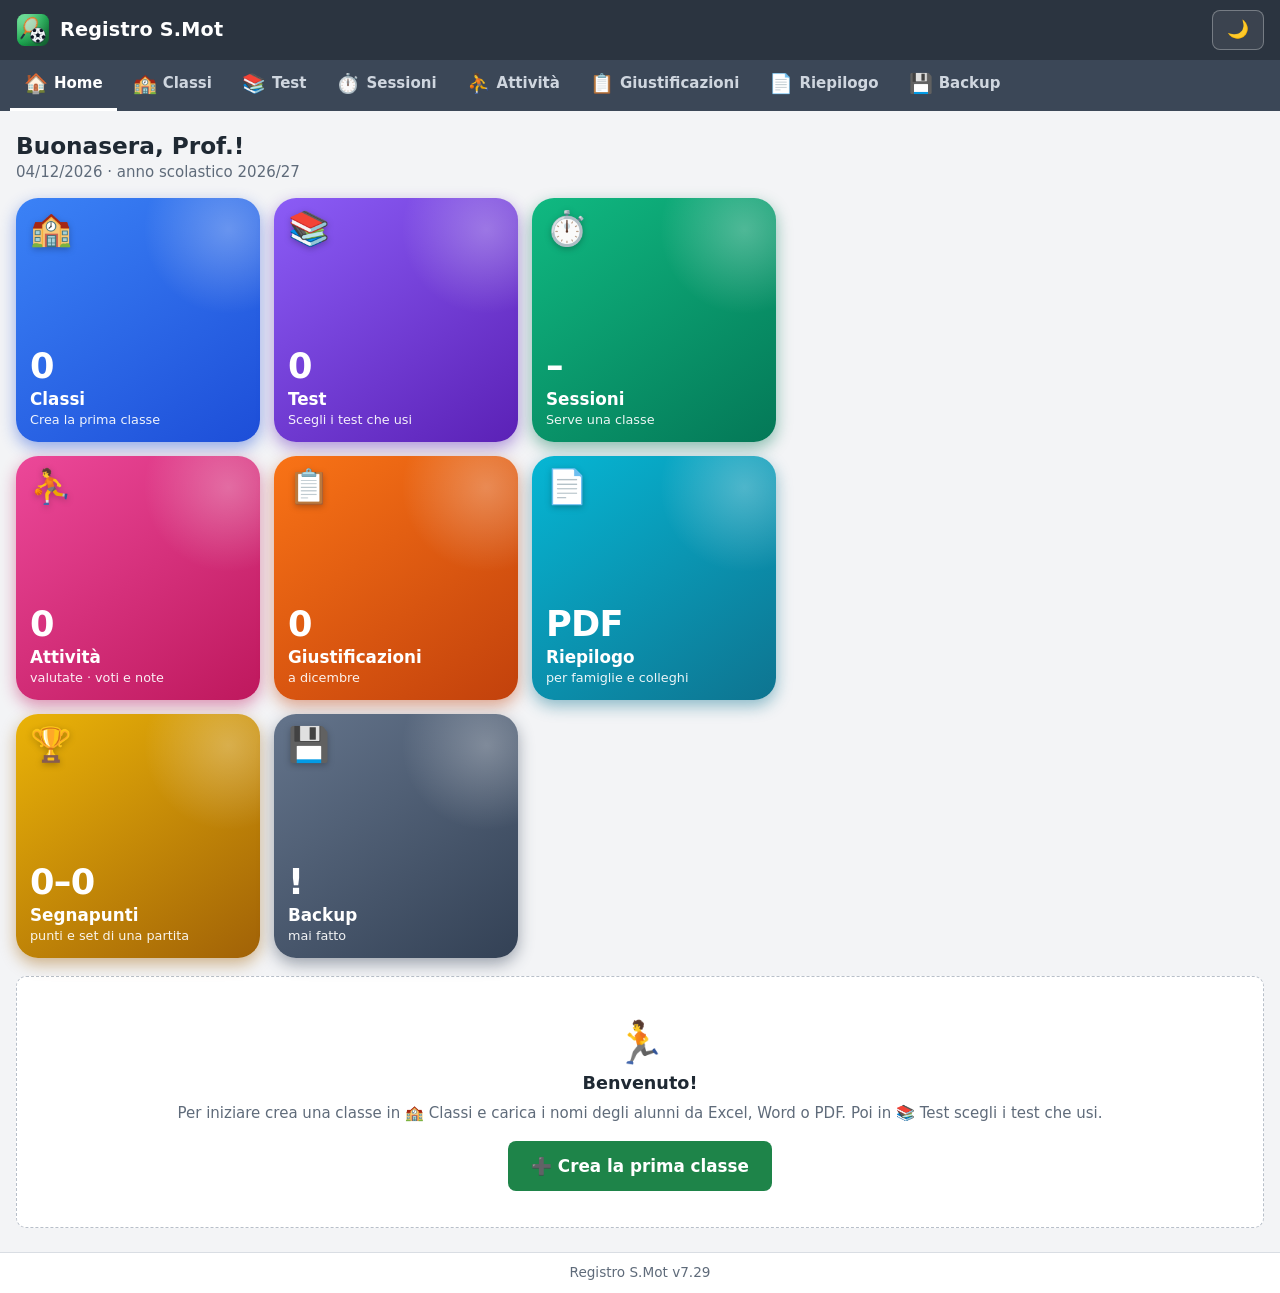
<file: index.html>
<!DOCTYPE html>
<html lang="it" data-theme="light">
<head>
  <meta charset="utf-8">
  <meta name="viewport" content="width=device-width, initial-scale=1">
  <meta name="theme-color" content="#2b3440">
  <title>Registro S.Mot</title>
  <!-- L'app è in app/ (dalla v5.9): questa pagina porta lì, anche aperta da file -->
  <script>location.replace('app/index.html' + location.search + location.hash);</script>
  <style>body{font-family:system-ui,sans-serif;background:#f3f4f6;color:#1f2937;margin:0;padding:40px 16px;text-align:center}a{color:#15803d;font-weight:700}</style>
</head>
<body>
  <p>Apro Registro S.Mot… <a href="app/index.html">Tocca qui se non si apre</a>.</p>
</body>
</html>
</file>
<file: css/base.css>
/* base.css — colori, caratteri, impaginazione generale */
:root {
  --sfondo: #f3f4f6;
  --carta: #ffffff;
  --testo: #1f2933;
  --tenue: #5f6b7a;
  --bordo: #d9dde3;
  --bordo-forte: #b8bfc9;
  --scuro: #2b3440;
  --scuro-2: #3b4757;
  --evidenza: #eef2f7;

  /* Colori per funzione: sempre gli stessi in tutta l'app */
  --ok: #1e8449;        /* aggiungere, salvare, confermare */
  --ok-chiaro: #e3f4ea;
  --pericolo: #c0392b;  /* cancellare */
  --pericolo-chiaro: #fbe9e7;
  --info: #2c6fb7;      /* backup, scegliere file */
  --info-chiaro: #e6f0fa;
  --avviso: #b45309;
  --avviso-chiaro: #fdf2e2;

  /* Colori di supporto */
  --campo: #ffffff;            /* sfondo di caselle e menu */
  --riga-alterna: #fafbfc;
  --cella-fuoco: #fffbe6;
  --chip-bordo: #f1d3a8;
  --su-colore: #ffffff;        /* testo sopra i pulsanti colorati e la testata */
  --testata-tenue: #cfd6df;
  --testata-linea: rgba(255, 255, 255, .3);
  --testata-velo: rgba(255, 255, 255, .08);
  --velo: rgba(15, 23, 32, .5);
  --ombra-forte: 0 20px 50px rgba(0, 0, 0, .25);

  --raggio: 10px;
  --ombra: 0 1px 2px rgba(16, 24, 40, .06), 0 1px 3px rgba(16, 24, 40, .08);
  --carattere: system-ui, -apple-system, "Segoe UI", Roboto, "Helvetica Neue", Arial, sans-serif;
}

/* Tema scuro (stesso significato dei colori, toni adatti allo sfondo scuro).
   Dalla v6.8 il tema si sceglie con il pulsante ☀️/🌙 della testata (js/core/tema.js mette
   <html data-theme="light"|"dark">); predefinito chiaro. */
:root[data-theme="light"] { color-scheme: light; }
@media (prefers-color-scheme: dark) {
  :root:not([data-theme="light"]) {
    --sfondo: #14181d; --carta: #1c2128; --testo: #e6e9ed; --tenue: #9aa5b3;
    --bordo: #2f3740; --bordo-forte: #46515e; --scuro: #0e1216; --scuro-2: #232a33; --evidenza: #26303b;
    --ok: #2e9e5e; --ok-chiaro: #17321f; --pericolo: #d9534f; --pericolo-chiaro: #3a1d1b;
    --info: #3b82c9; --info-chiaro: #182a3d; --avviso: #e0a050; --avviso-chiaro: #3a2a14;
    --campo: #12161b; --riga-alterna: #20262e; --cella-fuoco: #33301a; --chip-bordo: #6b4f22;
    --velo: rgba(0, 0, 0, .65); --ombra-forte: 0 20px 50px rgba(0, 0, 0, .6);
    color-scheme: dark;
  }
}
:root[data-theme="dark"] {
  --sfondo: #14181d; --carta: #1c2128; --testo: #e6e9ed; --tenue: #9aa5b3;
  --bordo: #2f3740; --bordo-forte: #46515e; --scuro: #0e1216; --scuro-2: #232a33; --evidenza: #26303b;
  --ok: #2e9e5e; --ok-chiaro: #17321f; --pericolo: #d9534f; --pericolo-chiaro: #3a1d1b;
  --info: #3b82c9; --info-chiaro: #182a3d; --avviso: #e0a050; --avviso-chiaro: #3a2a14;
  --campo: #12161b; --riga-alterna: #20262e; --cella-fuoco: #33301a; --chip-bordo: #6b4f22;
  --velo: rgba(0, 0, 0, .65); --ombra-forte: 0 20px 50px rgba(0, 0, 0, .6);
  color-scheme: dark;
}

* { box-sizing: border-box; }

html { -webkit-text-size-adjust: 100%; }

body {
  margin: 0;
  background: var(--sfondo);
  color: var(--testo);
  font-family: var(--carattere);
  font-size: 15px;
  line-height: 1.45;
  min-height: 100vh;
  display: flex;
  flex-direction: column;
  overflow-x: hidden;
}

h1, h2, h3 { margin: 0; line-height: 1.25; }
h1 { font-size: 1.2rem; font-weight: 700; letter-spacing: .01em; }
h2 { font-size: 1.1rem; }
h3 { font-size: 1rem; }
p { margin: .4em 0; }

button, input, select, textarea { font: inherit; color: inherit; }

/* Testata */
.testata {
  background: var(--scuro);
  color: var(--su-colore);
  padding-top: calc(10px + env(safe-area-inset-top, 0px));
  padding-bottom: 10px;
  padding-left: max(16px, env(safe-area-inset-left, 0px));
  padding-right: max(16px, env(safe-area-inset-right, 0px));
  display: flex;
  flex-wrap: wrap;
  align-items: center;
  justify-content: space-between;
  gap: 10px 18px;
}
.titolo { display: flex; align-items: center; gap: 10px; min-width: 0; }
.logo { width: 34px; height: 34px; display: block; flex: none; }
.btn-tema { padding: 4px 10px; font-size: 1.1rem; line-height: 1; min-height: 36px; }
.barra { display: flex; flex-wrap: wrap; align-items: center; gap: 8px 12px; }

/* Schede dei moduli */
.schede {
  background: var(--scuro-2);
  display: flex;
  gap: 4px;
  padding-left: max(10px, env(safe-area-inset-left, 0px));
  padding-right: max(10px, env(safe-area-inset-right, 0px));
}
.scheda {
  background: transparent;
  color: var(--testata-tenue);
  border: 0;
  border-bottom: 3px solid transparent;
  padding: 10px 16px;
  font-weight: 600;
  cursor: pointer;
}
.scheda:hover { color: var(--su-colore); }
.scheda.attiva { color: var(--su-colore); border-bottom-color: var(--su-colore); }

.contenuto {
  flex: 1;
  width: 100%;
  max-width: 1400px;
  margin: 0 auto;
  padding-block: 16px 24px;
  padding-left: max(16px, env(safe-area-inset-left, 0px));
  padding-right: max(16px, env(safe-area-inset-right, 0px));
}

.piede {
  display: flex;
  flex-wrap: wrap;
  gap: 6px 16px;
  align-items: center;
  justify-content: center;
  padding-top: 10px;
  padding-bottom: calc(10px + env(safe-area-inset-bottom, 0px));
  padding-left: max(16px, env(safe-area-inset-left, 0px));
  padding-right: max(16px, env(safe-area-inset-right, 0px));
  color: var(--tenue);
  font-size: .85rem;
  border-top: 1px solid var(--bordo);
  background: var(--carta);
}

.piccolo { font-size: .85rem; color: var(--tenue); }
.nascosto { display: none !important; }
</file>
<file: css/componenti.css>
/* componenti.css — pulsanti, tabelle, finestre, avvisi, moduli */

/* ---------- Pulsanti ---------- */
.btn {
  display: inline-flex; align-items: center; justify-content: center; gap: 6px;
  border-radius: 8px; border: 1px solid transparent;
  padding: 8px 14px; min-height: 40px;
  font-weight: 600; cursor: pointer; white-space: nowrap;
  transition: filter .15s, background .15s;
}
.btn:hover { filter: brightness(.95); }
.btn:disabled { opacity: .5; cursor: not-allowed; }
.btn-ok { background: var(--ok); color: var(--su-colore); }
.btn-pericolo { background: var(--pericolo); color: var(--su-colore); }
.btn-info { background: var(--info); color: var(--su-colore); }
.btn-neutro { background: var(--carta); color: var(--testo); border-color: var(--bordo-forte); }
.testata .btn-neutro { background: var(--testata-velo); color: var(--su-colore); border-color: var(--testata-linea); }
.btn.grande { padding: 12px 22px; font-size: 1.05rem; }
.piccolo-btn { min-height: 34px; padding: 4px 10px; }
.gruppo-btn { display: flex; flex-wrap: wrap; gap: 8px; }
.riga-btn { display: flex; flex-wrap: wrap; gap: 8px; justify-content: flex-end; margin-top: 10px; }
.riga-btn.sinistra { justify-content: flex-start; margin: 0 0 10px; }

:focus-visible { outline: 3px solid #7aa7e0; outline-offset: 1px; }

/* ---------- Scelta classe ---------- */
.scelta-classe { display: flex; align-items: center; gap: 8px; }
.scelta-classe .etichetta { font-size: .85rem; color: var(--tenue); font-weight: 600; }
.scelta-classe select {
  min-height: 40px; border-radius: 8px; border: 1px solid var(--bordo-forte); background: var(--campo);
  color: var(--testo); padding: 6px 10px; font-weight: 700; max-width: 12em;
}

/* ---------- Barra strumenti del modulo ---------- */
.strumenti { display: flex; flex-wrap: wrap; align-items: center; gap: 10px 14px; margin-bottom: 12px; }
.segmenti { display: inline-flex; border: 1px solid var(--bordo-forte); border-radius: 8px; overflow: hidden; background: var(--carta); }
.segmento { border: 0; background: transparent; padding: 8px 14px; min-height: 40px; cursor: pointer; font-weight: 600; color: var(--tenue); }
.segmento + .segmento { border-left: 1px solid var(--bordo); }
.segmento.attivo { background: var(--scuro-2); color: var(--su-colore); }
.scelta-anno { display: flex; flex-wrap: wrap; align-items: center; gap: 8px; }
.scelta-anno .anno { font-weight: 700; }
.suggerimento { background: var(--info-chiaro); border-radius: var(--raggio); padding: 10px 14px; }

/* ---------- Tabelle ---------- */
.tabella-zona {
  background: var(--carta); border: 1px solid var(--bordo); border-radius: var(--raggio);
  box-shadow: var(--ombra); overflow: auto; max-width: 100%;
  max-height: calc(100vh - 210px); min-height: 160px;
  -webkit-overflow-scrolling: touch;
}
.tabella { border-collapse: separate; border-spacing: 0; min-width: 100%; }
.tabella th, .tabella td { border-bottom: 1px solid var(--bordo); border-right: 1px solid var(--bordo); padding: 0; }
.tabella thead th {
  position: sticky; top: 0; z-index: 2; background: var(--scuro-2); color: var(--su-colore);
  font-size: .85rem; padding: 8px 10px; text-align: center; vertical-align: bottom;
}
.tabella .col-nome {
  position: sticky; left: 0; z-index: 1; background: var(--carta);
  text-align: left; padding: 6px 12px; font-weight: 600; white-space: nowrap;
  min-width: 11em; max-width: 16em; overflow: hidden; text-overflow: ellipsis;
  box-shadow: 2px 0 0 var(--bordo);
}
.tabella thead .col-nome { z-index: 3; background: var(--scuro-2); }
.tabella tbody tr:nth-child(even) td, .tabella tbody tr:nth-child(even) .col-nome { background: var(--riga-alterna); }
.tabella tbody tr:hover td, .tabella tbody tr:hover .col-nome { background: var(--evidenza); }
.num { color: var(--tenue); font-weight: 400; font-size: .8rem; }

/* Test */
.col-test { min-width: 7.5em; padding: 0 !important; }
.testa-test {
  width: 100%; background: transparent; border: 0; color: var(--su-colore); cursor: pointer;
  padding: 8px 8px; display: flex; flex-direction: column; align-items: center; gap: 2px;
}
.testa-test:hover { background: var(--testata-velo); }
.nome-test { font-weight: 700; white-space: normal; line-height: 1.2; }
.info-test { font-weight: 400; font-size: .75rem; color: var(--testata-tenue); }
.note-test { font-weight: 400; font-size: .72rem; color: var(--testata-tenue); white-space: normal; line-height: 1.2;
  display: -webkit-box; -webkit-line-clamp: 2; -webkit-box-orient: vertical; overflow: hidden; max-width: 12em; }
.tipologia-test { font-weight: 600; font-size: .75rem; font-style: italic; white-space: normal; line-height: 1.2; }
.strumento-test { font-weight: 400; font-size: .75rem; color: var(--testata-tenue); white-space: normal; line-height: 1.2; }
.cella-input {
  width: 100%; min-width: 6.5em; border: 0; background: transparent; text-align: center;
  padding: 9px 6px; font-size: 1rem; font-variant-numeric: tabular-nums;
}
.cella-input:focus { background: var(--cella-fuoco); outline: 2px solid var(--info); outline-offset: -2px; }
.cella-input.errore { background: var(--pericolo-chiaro); color: var(--pericolo); font-weight: 700; outline: 2px solid var(--pericolo); outline-offset: -2px; }
.confronto { text-align: center; padding: 6px 8px !important; white-space: nowrap; font-variant-numeric: tabular-nums; }
.confronto.vuota { color: var(--bordo-forte); }
.valori { display: block; font-size: .9rem; }
.delta { display: inline-block; font-size: .8rem; font-weight: 700; border-radius: 6px; padding: 0 6px; margin-top: 2px; }
.delta.meglio { background: var(--ok-chiaro); color: var(--ok); }
.delta.peggio { background: var(--pericolo-chiaro); color: var(--pericolo); }
.delta.uguale { background: var(--evidenza); color: var(--tenue); }
.legenda-confronto { font-size: .85rem; color: var(--tenue); margin-top: 8px; }

/* Giustificazioni */
.col-mese { min-width: 5.5em; }
.col-tot { text-align: center; font-weight: 700; min-width: 3.5em; padding: 6px 8px !important; }
.col-tot.con-tot { color: var(--avviso); }
.cella-giust {
  width: 100%; min-height: 42px; border: 0; background: transparent; cursor: pointer;
  display: flex; flex-wrap: wrap; gap: 3px; align-items: center; justify-content: center; padding: 4px;
}
.cella-giust:hover { background: var(--info-chiaro); }
.cella-giust .piu { color: var(--bordo-forte); font-size: 1.1rem; }
.chip {
  display: inline-flex; align-items: center; gap: 2px; background: var(--avviso-chiaro);
  border: 1px solid var(--chip-bordo); border-radius: 6px; padding: 1px 4px; font-size: .85rem; white-space: nowrap;
}
.chip b { font-size: .75rem; color: var(--testo); }

.legenda {
  margin-top: 14px; background: var(--carta); border: 1px solid var(--bordo);
  border-radius: var(--raggio); padding: 12px 16px;
}
.legenda ul { list-style: none; padding: 0; margin: 8px 0; display: flex; flex-wrap: wrap; gap: 6px 20px; }
.leg-icona { font-size: 1.15rem; }
.leg-conto { color: var(--tenue); font-size: .85rem; margin-left: 4px; }

/* ---------- Riquadri ---------- */
.regole { margin-top: 14px; background: var(--carta); border: 1px solid var(--bordo); border-radius: var(--raggio); padding: 10px 16px; }
.regole summary { cursor: pointer; font-weight: 600; }
.regole ul { margin: 8px 0 4px; padding-left: 1.2em; }
.regole li { margin: 3px 0; }
.vuoto { text-align: center; background: var(--carta); border: 1px dashed var(--bordo-forte); border-radius: var(--raggio); padding: 36px 20px; }
.vuoto-icona { font-size: 2.6rem; }
.vuoto p { color: var(--tenue); margin: 8px 0 16px; }
.riquadro { background: var(--sfondo); border-radius: var(--raggio); padding: 12px 14px; margin: 10px 0; }
.riquadro h3 { margin-bottom: 4px; }
.nota-privacy { margin-top: 6px; }
.avviso-riga { color: var(--avviso); font-weight: 600; }
.stato-riquadro { border-radius: 8px; padding: 8px 12px; font-weight: 600; }
.stato-riquadro.ok, .stato-backup.ok { color: var(--ok); }
.stato-riquadro.ok { background: var(--ok-chiaro); }
.stato-riquadro.avviso { background: var(--avviso-chiaro); color: var(--avviso); }
.stato-backup { border: 0; background: transparent; font-weight: 600; }
button.stato-backup { cursor: pointer; color: var(--avviso); text-decoration: underline; }

/* ---------- Finestre ---------- */
.sfondo {
  position: fixed; inset: 0; z-index: 50; background: var(--velo);
  display: flex; align-items: flex-start; justify-content: center; padding: 5vh 14px; overflow-y: auto;
}
.finestra {
  background: var(--carta); border-radius: 14px; width: 100%; max-width: 520px;
  box-shadow: var(--ombra-forte); display: flex; flex-direction: column; max-height: 90vh;
}
.finestra.larga { max-width: 720px; }
.finestra-testa { display: flex; align-items: center; gap: 10px; padding: 14px 16px; border-bottom: 1px solid var(--bordo); }
.finestra-testa h2 { flex: 1; min-width: 0; }
.finestra-icona { font-size: 1.3rem; }
.chiudi { border: 0; background: transparent; font-size: 1.2rem; cursor: pointer; padding: 4px 8px; color: var(--tenue); }
.finestra-corpo { padding: 14px 16px; overflow-y: auto; }
.finestra-piede { display: flex; flex-wrap: wrap; justify-content: flex-end; gap: 8px; padding: 12px 16px; border-top: 1px solid var(--bordo); }

/* Moduli */
.campo { display: block; margin: 10px 0; border: 0; padding: 0; }
.campo > span, .campo > legend { display: block; font-weight: 600; font-size: .9rem; margin-bottom: 4px; }
.campo input[type=text], .campo input[type=date], textarea, .riga-aggiungi input, .riga-lista input[type=text] {
  width: 100%; border: 1px solid var(--bordo-forte); border-radius: 8px; padding: 9px 10px; background: var(--campo); min-height: 40px;
}
textarea { resize: vertical; }
.scelta { display: flex; align-items: center; gap: 6px; padding: 5px 0; cursor: pointer; }
.esempio { margin-top: -4px; }
.riga-aggiungi { display: flex; gap: 8px; margin-bottom: 12px; }
.riga-aggiungi input { flex: 1; min-width: 0; }

.lista { list-style: none; padding: 0; margin: 6px 0; }
.riga-lista { display: flex; align-items: center; gap: 8px; padding: 5px 0; border-bottom: 1px solid var(--bordo); }
.riga-lista input[type=text] { flex: 1; min-width: 0; }
.riga-lista.attiva input { border-color: var(--info); font-weight: 700; }
.riga-lista .conta { white-space: nowrap; }
.lista-anteprima { list-style: none; padding: 0; margin: 6px 0; columns: 2 220px; }
.lista-anteprima li { padding: 3px 0; break-inside: avoid; }
.lista-anteprima li.doppio { color: var(--tenue); text-decoration: line-through; }
.lista-anteprima li { display: flex; align-items: center; gap: 8px; }
.nome-anteprima { flex: 1; min-width: 0; border: 1px solid var(--bordo); border-radius: 6px; padding: 5px 8px; background: var(--campo); }
.nome-anteprima:focus { border-color: var(--info); }

/* Finestra giustificazioni */
.scelta-simboli { display: grid; grid-template-columns: repeat(auto-fill, minmax(140px, 1fr)); gap: 6px; }
.simbolo {
  display: flex; align-items: center; gap: 8px; text-align: left; border: 2px solid var(--bordo);
  border-radius: 8px; background: var(--campo); padding: 8px 10px; cursor: pointer; min-height: 44px;
}
.simbolo.scelto { border-color: var(--ok); background: var(--ok-chiaro); font-weight: 700; }
.simbolo-icona { font-size: 1.3rem; }
.simbolo-nome { font-size: .88rem; line-height: 1.2; }
.elenco-giust ul { list-style: none; padding: 0; margin: 0 0 6px; }
.voce-giust { display: flex; align-items: center; gap: 8px; padding: 6px 0; border-bottom: 1px solid var(--bordo); }
.voce-giust.in-modifica { background: var(--cella-fuoco); }
.voce-data { font-weight: 700; font-variant-numeric: tabular-nums; }
.voce-icona { font-size: 1.2rem; }
.voce-testo { flex: 1; min-width: 0; display: flex; flex-direction: column; }
.voce-nota { font-size: .85rem; color: var(--tenue); overflow-wrap: anywhere; }
.voce-cert { font-size: .85rem; }
.spunta-cert { margin-top: 8px; min-height: 44px; display: flex; align-items: center; gap: 6px; }

/* ---------- Avvisi (toast) ---------- */
.toast-zona {
  position: fixed; left: 50%; bottom: calc(18px + env(safe-area-inset-bottom, 0px)); transform: translateX(-50%); z-index: 100;
  display: flex; flex-direction: column; gap: 8px; width: min(92vw, 520px); pointer-events: none;
}
.toast {
  background: var(--scuro-2); color: var(--su-colore); border-radius: 10px; padding: 11px 16px;
  box-shadow: 0 8px 24px rgba(0,0,0,.2); transition: opacity .35s, transform .35s; pointer-events: auto;
}
.toast-ok { background: var(--ok); }
.toast-errore { background: var(--pericolo); }
.toast.via { opacity: 0; transform: translateY(8px); }
.conferma p { margin: 6px 0; }
.come-drive { margin: 6px 0; }
.come-drive summary { cursor: pointer; font-weight: 600; font-size: .9rem; }
.come-drive ul { margin: 6px 0; padding-left: 1.2em; font-size: .9rem; }
.come-drive li { margin: 3px 0; }

/* Nome dell'alunno nelle tabelle: si tocca per correggere o togliere */
.nome-alunno { border: 0; background: transparent; padding: 0; font: inherit; font-weight: 600; color: inherit;
  cursor: pointer; text-align: left; max-width: 100%; overflow: hidden; text-overflow: ellipsis; white-space: nowrap; }
.nome-alunno:hover { text-decoration: underline; color: var(--info); }

/* Selezione di più alunni */
.barra-selezione { display: flex; flex-wrap: wrap; align-items: center; justify-content: space-between; gap: 8px; margin: 4px 0 6px; }
.riga-lista.selezionata { background: var(--pericolo-chiaro); }

.strumento-sesso { display: grid; grid-template-columns: 1fr 1fr; gap: 0 10px; }
.strumento-sesso .campo { margin: 4px 0; }
[hidden] { display: none !important; }

/* ---------- Voti nella tabella dei test ---------- */
.cella .spazio-voto { text-align: center; line-height: 1; padding-bottom: 4px; min-height: 0; }
.voto { display: inline-block; font-size: .72rem; font-weight: 700; border-radius: 5px; padding: 1px 6px; font-variant-numeric: tabular-nums; }
.voto.suff { background: var(--ok-chiaro); color: var(--ok); }
.voto.insuff { background: var(--pericolo-chiaro); color: var(--pericolo); }
.voto.manca { background: var(--avviso-chiaro); color: var(--avviso); font-weight: 600; }
.voti-confronto { display: block; font-size: .75rem; color: var(--tenue); margin-top: 2px; }
.col-media { text-align: center; font-weight: 700; min-width: 5.5em; padding: 6px 8px !important; font-variant-numeric: tabular-nums; white-space: nowrap; }
.sesso { color: var(--tenue); font-weight: 400; }
.avviso-sesso { background: var(--avviso-chiaro); display: flex; flex-wrap: wrap; align-items: center; gap: 8px; }
.sesso-scelta { display: inline-flex; gap: 2px; }
.sesso-btn { width: 34px; height: 34px; border: 1px solid var(--bordo-forte); background: var(--campo); border-radius: 8px; cursor: pointer; font-size: 1rem; color: var(--tenue); }
.sesso-btn.attivo { background: var(--info); border-color: var(--info); color: var(--su-colore); }
.sesso-segmenti .segmento { cursor: pointer; display: inline-flex; align-items: center; }

/* Tabella dei voti */
.tabella-voti-zona { max-height: 55vh; }
.tabella-voti td { padding: 4px 6px; }
.tabella-voti select, .tabella-voti .soglia { width: 100%; min-width: 4.5em; min-height: 36px; border: 1px solid var(--bordo-forte); border-radius: 6px; background: var(--campo); padding: 4px 6px; text-align: center; }
.tabella-voti thead th { font-size: .8rem; }

/* ---------- Statistiche ---------- */
.scelta-test { display: flex; align-items: center; gap: 8px; font-weight: 600; }
.scelta-test select { min-height: 40px; border: 1px solid var(--bordo-forte); border-radius: 8px; background: var(--campo); padding: 4px 10px; max-width: 70vw; }
.sezione-stat { background: var(--carta); border: 1px solid var(--bordo); border-radius: var(--raggio); padding: 14px 16px; margin-top: 14px; }
.sezione-stat h3 { margin-bottom: 10px; text-wrap: balance; }
.tessere { display: grid; grid-template-columns: repeat(auto-fill, minmax(140px, 1fr)); gap: 8px; margin-bottom: 10px; }
.tessera { background: var(--sfondo); border-radius: 8px; padding: 8px 10px; display: flex; flex-direction: column; gap: 2px; min-width: 0; }
.tessera-etichetta { font-size: .78rem; color: var(--tenue); }
.tessera-valore { font-size: 1.25rem; font-weight: 700; font-variant-numeric: tabular-nums; overflow-wrap: anywhere; }
.tessera-nota { font-size: .78rem; color: var(--tenue); }

.grafico { margin: 6px 0 0; }
.grafico .asse { font-size: .78rem; color: var(--tenue); margin-top: 6px; }
.colonne .area { position: relative; height: 180px; margin-left: 24px; border-bottom: 1px solid var(--bordo-forte); }
.colonne .griglia .linea { position: absolute; left: 0; right: 0; border-top: 1px dashed var(--bordo); }
.colonne .griglia .linea span { position: absolute; left: -24px; top: -8px; width: 20px; text-align: right; font-size: .72rem; color: var(--tenue); font-variant-numeric: tabular-nums; }
.colonne .barre { position: absolute; inset: 0; display: flex; align-items: flex-end; gap: 6px; padding: 0 4px; }
.colonne .colonna { flex: 1; height: 100%; display: flex; flex-direction: column; justify-content: flex-end; align-items: center; outline-offset: 2px; }
.colonne .valore { font-size: .78rem; font-weight: 700; color: var(--testo); margin-bottom: 2px; font-variant-numeric: tabular-nums; }
.colonne .barra { width: 100%; max-width: 44px; border-radius: 4px 4px 0 0; min-height: 0; }
.colonne .etichette { display: flex; gap: 6px; padding: 4px 4px 0; margin-left: 24px; }
.colonne .etichette span { flex: 1; text-align: center; font-size: .8rem; color: var(--tenue); font-variant-numeric: tabular-nums; }
.barra.buono { background: var(--info); }
.barra.scarso { background: var(--pericolo); }
.colonna:hover .barra, .colonna:focus .barra, .riga-barra:hover .barra, .riga-barra:focus .barra { filter: brightness(1.15); }
.barre-orizz { display: flex; flex-direction: column; gap: 8px; }
.riga-barra { display: grid; grid-template-columns: minmax(6em, 30%) 1fr 3em; align-items: center; gap: 8px; }
.riga-barra .etichetta { font-size: .85rem; overflow: hidden; text-overflow: ellipsis; white-space: nowrap; }
.riga-barra .binario { position: relative; height: 18px; background: var(--sfondo); border-radius: 4px; }
.riga-barra .barra { height: 100%; border-radius: 0 4px 4px 0; }
.riga-barra .riferimento { position: absolute; top: -3px; bottom: -3px; border-left: 2px dashed var(--tenue); }
.riga-barra .valore { font-weight: 700; font-variant-numeric: tabular-nums; text-align: right; }

/* Elenco dei test */
.riga-test { align-items: flex-start; }
.riga-test input[type=checkbox] { margin-top: 4px; }
.testo-test { flex: 1; min-width: 0; display: flex; flex-direction: column; gap: 2px; }
.testo-test .piccolo { overflow-wrap: anywhere; }
.aggiungi-a-classe { display: flex; flex-wrap: wrap; align-items: center; gap: 8px; margin-top: 10px; padding-top: 10px; border-top: 1px solid var(--bordo); }
.aggiungi-a-classe select { min-height: 40px; border: 1px solid var(--bordo-forte); border-radius: 8px; background: var(--campo); padding: 4px 10px; }

.scelta-tipologia { display: flex; flex-direction: column; gap: 6px; }
.scelta-tipologia select { width: 100%; min-height: 40px; border: 1px solid var(--bordo-forte); border-radius: 8px; background: var(--campo); padding: 6px 10px; }

/* Statistiche giustificazioni */
.barra.scelto { background: var(--avviso); }
.tabella-statg-zona { max-height: 60vh; }
.tabella-statg .col-simbolo { min-width: 3em; font-size: 1.05rem; }
.tabella-statg .num-cella { text-align: center; padding: 6px 4px; font-variant-numeric: tabular-nums; }
.tabella-statg tr.senza .col-nome { font-weight: 400; color: var(--tenue); }

/* Finestra PDF */
.pdf-classi { display: flex; flex-direction: column; gap: 8px; }
.pdf-classe { border: 1px solid var(--bordo); border-radius: 8px; padding: 6px 10px; display: flex; flex-direction: column; gap: 6px; }
.pdf-classe.pdf-scelta { border-color: var(--info); background: var(--info-chiaro); }
.pdf-alunni { display: grid; grid-template-columns: repeat(auto-fill, minmax(170px, 1fr)); gap: 0 10px; max-height: 40vh; overflow-y: auto; }
.finestra-pdf fieldset legend { font-weight: 700; }
.finestra-pdf .campo input[type=text], .finestra-pdf select { width: 100%; min-height: 40px; border: 1px solid var(--bordo-forte); border-radius: 8px; background: var(--campo); padding: 6px 10px; }
.pdf-classe .scelta { justify-content: flex-start; }
.pdf-classe .segmenti { order: 0; width: 100%; }

/* ⚡ Appello rapido (giustificazioni di un giorno per tutta la classe) */
.lista-appello .riga-appello { display: grid; grid-template-columns: minmax(0, 1fr) auto; gap: 4px 8px; align-items: center; padding: 6px 4px; border-bottom: 1px solid var(--bordo); }
.riga-appello.con-scelta { background: var(--ok-chiaro); border-radius: 8px; }
.riga-appello.gia { opacity: .7; }
.appello-nome { min-width: 0; overflow-wrap: anywhere; }
.appello-simboli { display: flex; flex-wrap: wrap; gap: 4px; justify-content: flex-end; }
.simbolo-appello { min-width: 40px; min-height: 40px; font-size: 1.2rem; border: 2px solid var(--bordo); border-radius: 10px; background: var(--superficie, transparent); cursor: pointer; }
.simbolo-appello.scelto { border-color: var(--ok); background: var(--ok-chiaro); }
.appello-extra { grid-column: 1 / -1; display: flex; flex-wrap: wrap; gap: 6px 12px; align-items: center; }
.appello-extra input[type=text] { flex: 1 1 180px; min-width: 0; }
.conto-appello { font-weight: 700; margin-top: 8px; }
@media (max-width: 420px) {
  .lista-appello .riga-appello { grid-template-columns: 1fr; }
  .appello-simboli { justify-content: flex-start; }
}

/* 🏐 🏅 Partecipazioni (promemoria per alunno) */
.spunte-partecipa { display: flex; flex-direction: column; gap: 6px; }
.icone-partecipa { white-space: nowrap; }

/* 🗒️ Osservazioni (👍/👎) */
.simbolo-appello.oss-pos.scelto { border-color: var(--ok); }
.simbolo-appello.oss-neg.scelto { border-color: var(--pericolo); background: var(--pericolo-chiaro, rgba(220, 38, 38, .12)); }
.oss-gia { display: block; }
.oss-conti { display: flex; flex-wrap: wrap; gap: 6px 16px; margin-bottom: 8px; }
.oss-nuova { display: flex; flex-wrap: wrap; gap: 6px; align-items: center; margin-bottom: 8px; }
.oss-nuova input[type=text] { flex: 1 1 160px; min-width: 0; }
.oss-nuova .segmenti, .oss-nuova .segmenti:first-child { flex: 1 1 100%; order: 0; }
.oss-riga { display: grid; grid-template-columns: auto minmax(0, 1fr) auto; gap: 8px; align-items: center; padding: 4px 0; border-bottom: 1px solid var(--bordo); }
.oss-riga.oss-pos { border-left: 4px solid var(--ok); padding-left: 6px; }
.oss-riga.oss-neg { border-left: 4px solid var(--pericolo); padding-left: 6px; }
.oss-data { font-size: .85rem; white-space: nowrap; }
.oss-testo { overflow-wrap: anywhere; }
</file>
<file: css/statistiche.css>
/* statistiche.css — scheda 📈 Statistiche test: primi 3 alunni e alunne, profilo a ragnatela */
.primi-griglia { display: grid; grid-template-columns: repeat(auto-fill, minmax(320px, 1fr)); gap: 10px; margin-top: 8px; }
.primi-test { border: 1px solid var(--bordo); border-radius: var(--raggio); padding: 10px 12px; background: var(--carta); min-width: 0; }
.primi-test h4 { margin: 0 0 6px; font-size: 1rem; }
.primi-sessi { display: grid; grid-template-columns: 1fr 1fr; gap: 10px; }
.primi-gruppo h5 { margin: 0 0 4px; font-size: .9rem; color: var(--tenue); }
.primi-lista { list-style: none; margin: 0; padding: 0; }
.primi-lista li { display: grid; grid-template-columns: 1.8em 1fr; column-gap: 4px; padding: 3px 0; }
.primi-posto { grid-row: span 2; font-size: 1.1rem; text-align: center; }
.primi-nome { font-weight: 600; overflow-wrap: anywhere; }
.primi-valore { font-size: .8rem; color: var(--tenue); }

/* Profilo dell'alunno: grafico a ragnatela */
.grafico-ragnatela { margin: 8px 0 0; max-width: 520px; }
.ragnatela { width: 100%; height: auto; display: block; overflow: visible; }
.ragnatela .anello { fill: none; stroke: var(--bordo); stroke-width: 1; }
.ragnatela .anello.sufficienza { stroke: var(--avviso); stroke-dasharray: 4 3; stroke-width: 1.5; }
.ragnatela .raggio { stroke: var(--bordo); stroke-width: 1; }
.ragnatela .tacca { font-size: 12px; fill: var(--tenue); }
.ragnatela .etichetta-asse { font-size: 15px; font-weight: 600; fill: var(--testo); }
.ragnatela .valore-asse { font-weight: 700; fill: var(--info); }
.ragnatela .serie-ora { fill: var(--info); fill-opacity: .22; stroke: var(--info); stroke-width: 2.5; }
.ragnatela .serie-prima { fill: none; stroke: var(--tenue); stroke-width: 2; stroke-dasharray: 6 4; }
.ragnatela .punto { fill-opacity: 1; stroke: var(--carta); stroke-width: 1.5; }
.ragnatela .serie-prima.punto { fill: var(--tenue); }
.legenda-ragnatela { display: flex; flex-wrap: wrap; gap: 6px 16px; font-size: .85rem; color: var(--tenue); margin-top: 4px; }
.legenda-ragnatela .seg { display: inline-block; width: 22px; height: 0; border-top: 3px solid var(--info); vertical-align: middle; }
.legenda-ragnatela .seg.serie-prima { border-top: 2px dashed var(--tenue); }
.legenda-ragnatela .seg.sufficienza { border-top: 2px dashed var(--avviso); }
.profilo-voti { list-style: none; padding: 0; margin: 8px 0; }
.profilo-voti li { padding: 3px 0; overflow-wrap: anywhere; }

.lista-mancanti { margin: 6px 0; padding-left: 1.2em; }
.lista-mancanti li { margin: 4px 0; overflow-wrap: anywhere; }

/* Scheda dell'alunno (🏫 Classi) */
.scheda-alunno h4 { margin: 14px 0 6px; }
.tabella-scheda-alunno .nome-test-scheda { text-align: left; }
.tabella-scheda-alunno .nome-test-scheda .piccolo { display: block; font-weight: 400; }
.tabella-scheda-alunno .cella .voto { margin-left: 6px; }
.tabella-scheda-alunno tfoot th, .tabella-scheda-alunno tfoot td { border-top: 2px solid var(--bordo); }
</file>
<file: css/elenco-test.css>
/* elenco-test.css — elenco 📚, test del libro 📖 e scheda del test */
.scheda-test { border: 1px solid var(--bordo); border-radius: var(--raggio); padding: 8px 12px; background: var(--carta); }
.scheda-test > summary { cursor: pointer; font-weight: 600; min-height: 32px; display: flex; align-items: center; }
.scheda-test[open] > summary { margin-bottom: 6px; }
.scheda-test textarea { width: 100%; }
.scelta-fascia { display: inline-flex; align-items: center; gap: 6px; flex-wrap: wrap; }
.libro-gruppo h4 { margin: 14px 0 4px; }
.riga-libro { align-items: flex-start; }
.riga-libro .testo-test { min-width: 0; }
.libro-dettagli { margin-top: 4px; }
.libro-dettagli > summary { cursor: pointer; color: var(--info); font-size: .88rem; }
.libro-dettagli p { margin: 4px 0; font-size: .9rem; overflow-wrap: anywhere; }
.riquadro-libro { background: var(--info-chiaro); border-radius: var(--raggio); padding: 8px 12px; margin-bottom: 10px; }
.riquadro-libro select { max-width: 100%; min-height: 40px; }
.scelta-fascia-classe select { max-width: 100%; min-height: 44px; font-weight: 700; }
.riga-voti-classe { align-items: flex-start; }
.stato-tabella { font-size: .82rem; }
.stato-tabella.nessuna { color: var(--avviso); }
.stato-tabella.libro { color: var(--ok); }
.stato-tabella.mano { color: var(--info); }
.campo-libro { display: flex; flex-wrap: wrap; align-items: center; gap: 4px; margin-top: 4px; }
.campo-libro select { max-width: 100%; min-height: 40px; }
.libro-test { background: var(--carta); border: 1px solid var(--bordo); border-radius: var(--raggio); padding: 6px 12px; margin: 6px 0; }
.libro-test > summary { cursor: pointer; min-height: 40px; display: flex; flex-wrap: wrap; align-items: center; gap: 4px; }
.libro-test[open] > summary { border-bottom: 1px solid var(--bordo); margin-bottom: 8px; padding-bottom: 6px; }
.libro-corpo p { margin: 5px 0; overflow-wrap: anywhere; }
.libro-corpo h5 { margin: 12px 0 4px; font-size: .95rem; }
.libro-caratteristiche { display: flex; flex-wrap: wrap; align-items: center; gap: 4px 8px; }
.libro-elenco .libro-gruppo h4 { margin: 18px 0 4px; }
input[type=search] { min-height: 40px; border: 1px solid var(--bordo-forte); border-radius: 8px; background: var(--campo); color: var(--testo); padding: 6px 10px; flex: 1 1 14em; min-width: 0; }
.riga-parametri { display: grid; grid-template-columns: 1fr 1fr; gap: 10px; }
.riga-parametri select { width: 100%; min-height: 44px; font-weight: 700; }
.anteprima-parametri { margin-top: 8px; }

/* 🔗 Test doppioni */
.gruppo-doppioni { margin: 8px 0; padding: 8px; }
.riga-doppione.tenuto { background: var(--ok-chiaro, rgba(46, 160, 67, .12)); border-radius: 8px; }
.gruppo-doppioni .riga-btn { margin-top: 6px; }

/* 📥 Importa test (ui/finestra-importa-test.js) */
.finestra-importa-test textarea { width: 100%; font-family: inherit; }
.importa-aiuto { margin: 6px 0; }
.importa-aiuto ul { margin: 4px 0 0 18px; }
.importa-stato:empty { display: none; }
.importa-carta { background: var(--carta); border: 1px solid var(--bordo); border-left: 4px solid var(--info); border-radius: var(--raggio); padding: 8px 12px; margin: 8px 0; }
.importa-carta.salvato { border-left-color: var(--ok); background: var(--ok-chiaro); }
.importa-carta.scartato { border-left-color: var(--bordo); opacity: .6; }
.importa-carta h4 { display: flex; flex-wrap: wrap; align-items: center; gap: 6px; margin: 0 0 2px; }
.importa-avvisi { margin: 4px 0 6px 18px; font-size: .88rem; color: var(--avviso); }
.importa-noncapite { margin: 0 0 6px; }
.importa-noncapite ul { margin: 2px 0 0 18px; color: var(--tenue); }
.importa-tabelle { display: flex; flex-wrap: wrap; gap: 8px; margin: 6px 0; }
.importa-tabelle .importa-tabella { min-width: 0; width: auto; font-size: .85rem; }
.importa-tabella caption { text-align: left; font-weight: 600; font-size: .8rem; padding-bottom: 2px; }
.importa-tabella th, .importa-tabella td { padding: 2px 8px; text-align: center; }
.importa-tabella td.manca { color: var(--avviso); }
</file>
<file: css/pagine.css>
/* pagine.css — menu principale e pagine (Home, Classi, Test, Sessioni, Giustificazioni, Riepilogo, Backup) */

/* Menu: sul computer barra sotto la testata */
.menu {
  background: var(--scuro-2); display: flex; gap: 2px; overflow-x: auto;
  padding-left: max(10px, env(safe-area-inset-left, 0px)); padding-right: max(10px, env(safe-area-inset-right, 0px));
  position: sticky; top: 0; z-index: 10;
}
.voce-menu {
  background: transparent; color: var(--testata-tenue); border: 0; border-bottom: 3px solid transparent;
  padding: 10px 14px; font-weight: 600; cursor: pointer; display: flex; align-items: center; gap: 6px; white-space: nowrap;
}
.voce-menu:hover { color: var(--su-colore); }
.voce-menu.attiva { color: var(--su-colore); border-bottom-color: var(--su-colore); }
.voce-corto { display: none; }

/* Pagine */
.titolo-pagina { display: flex; flex-wrap: wrap; align-items: baseline; justify-content: space-between; gap: 4px 12px; margin: 4px 0 12px; }
.titolo-pagina h2 { margin: 0; font-size: 1.3rem; }
.sottoschede { display: flex; gap: 6px; margin-bottom: 12px; border-bottom: 1px solid var(--bordo); }
.sottoscheda {
  background: transparent; border: 0; border-bottom: 3px solid transparent; padding: 8px 12px; font-weight: 600;
  color: var(--tenue); cursor: pointer; min-height: 44px;
}
.sottoscheda.attiva { color: var(--testo); border-bottom-color: var(--info); }
.pagina-riquadro { background: var(--carta); border: 1px solid var(--bordo); border-radius: var(--raggio); padding: 14px 16px; }

/* Home */
.tessera-link { border: 1px solid transparent; text-align: left; cursor: pointer; font: inherit; color: inherit; }
.tessera-link:hover, .tessera-link:focus-visible { border-color: var(--info); }
.schede-classi { display: grid; grid-template-columns: repeat(auto-fill, minmax(240px, 1fr)); gap: 10px; }
.scheda-classe { border: 1px solid var(--bordo); border-radius: var(--raggio); padding: 10px 12px; background: var(--sfondo); min-width: 0; }
.scheda-classe h4 { margin: 0 0 6px; font-size: 1.1rem; }
.numeri-classe { list-style: none; margin: 0 0 8px; padding: 0; font-size: .92rem; }
.numeri-classe li { padding: 2px 0; }

/* Classi */
.elenco-classi { display: flex; flex-direction: column; gap: 10px; margin-top: 10px; }
.classe-box { background: var(--carta); border: 1px solid var(--bordo); border-radius: var(--raggio); padding: 8px 12px; }
.classe-box.attiva { border-color: var(--info); }
.classe-box > summary { cursor: pointer; display: flex; flex-wrap: wrap; align-items: center; gap: 6px 12px; min-height: 44px; }
.classe-box[open] > summary { margin-bottom: 8px; }
.nome-classe { font-weight: 700; font-size: 1.05rem; width: 7em; min-height: 38px; border: 1px solid var(--bordo); border-radius: 8px; padding: 4px 8px; background: var(--campo); }
.alunni-classe { columns: 3 15em; column-gap: 16px; margin: 8px 0 4px; padding-left: 2.2em; }
.alunni-classe li { break-inside: avoid; padding: 1px 0; }
.alunni-classe .nome-alunno { text-align: left; min-height: 34px; }
.alunni-classe .sesso.manca { color: var(--avviso); font-size: .8rem; }

/* Test: elenco unico */
.spunta-uso { display: flex; flex-direction: column; align-items: center; gap: 0; min-width: 3em; cursor: pointer; }
.spunta-uso input { width: 22px; height: 22px; }
.riga-test.in-uso { background: var(--ok-chiaro); }
.riga-test.gia { opacity: .7; }
.etichette-test { display: flex; gap: 4px; margin: 2px 0; }
.etichetta-test { font-size: .72rem; border-radius: 10px; padding: 1px 8px; border: 1px solid var(--bordo); color: var(--tenue); }
.etichetta-test.libro { border-color: var(--info); color: var(--info); }
.etichetta-test.mio { border-color: var(--ok); color: var(--ok); }
.lista-test .libro-gruppo h4 { margin-top: 16px; }

/* Home: saluto e tessere quadrate colorate */
.home-saluto { margin: 4px 0 14px; }
.home-saluto h2 { margin: 0; font-size: 1.45rem; text-wrap: balance; }
.home-saluto p { margin: 2px 0 0; color: var(--tenue); }
.home-tessere { display: grid; grid-template-columns: repeat(3, minmax(0, 1fr)); gap: 14px; max-width: 760px; margin-bottom: 18px; }
.home-tessera {
  --c1: #2563eb; --c2: #1e3a8a;
  position: relative; overflow: hidden; aspect-ratio: 1 / 1; border: 0; border-radius: 22px; cursor: pointer;
  padding: 14px; color: #fff; text-align: left; font: inherit;
  display: grid; grid-template-rows: auto 1fr auto auto; align-items: end;
  background: linear-gradient(145deg, var(--c1), var(--c2));
  box-shadow: 0 6px 16px color-mix(in srgb, var(--c2) 45%, transparent);
  transition: transform .18s ease, box-shadow .18s ease;
  animation: tessera-entra .45s cubic-bezier(.2, .8, .3, 1.2) backwards; animation-delay: calc(var(--i) * 60ms);
}
.home-tessera::after {           /* cerchio di luce decorativo */
  content: ''; position: absolute; width: 70%; aspect-ratio: 1; right: -22%; top: -22%; border-radius: 50%;
  background: radial-gradient(circle, rgba(255, 255, 255, .28), rgba(255, 255, 255, 0) 70%);
  transition: transform .3s ease; pointer-events: none;
}
.home-tessera:hover, .home-tessera:focus-visible { transform: translateY(-4px) scale(1.02); box-shadow: 0 12px 24px color-mix(in srgb, var(--c2) 55%, transparent); }
.home-tessera:hover::after { transform: scale(1.25); }
.home-tessera:active { transform: scale(.97); }
.home-tessera:focus-visible { outline: 3px solid var(--testo); outline-offset: 3px; }
.t-icona { font-size: 2.1rem; line-height: 1; align-self: start; filter: drop-shadow(0 2px 3px rgba(0, 0, 0, .25)); }
.t-grande { font-size: 2.2rem; font-weight: 800; line-height: 1; letter-spacing: -.02em; overflow: hidden; text-overflow: ellipsis; white-space: nowrap; }
.t-titolo { font-size: 1.05rem; font-weight: 700; margin-top: 4px; }
.t-nota { font-size: .8rem; opacity: .92; line-height: 1.25; overflow: hidden; display: -webkit-box; -webkit-line-clamp: 2; -webkit-box-orient: vertical; }
.t-classi { --c1: #3b82f6; --c2: #1d4ed8; }
.t-test { --c1: #8b5cf6; --c2: #5b21b6; }
.t-sessioni { --c1: #10b981; --c2: #047857; }
.t-giust { --c1: #f97316; --c2: #c2410c; }
.t-attivita { --c1: #ec4899; --c2: #be185d; }
.t-segnapunti { --c1: #eab308; --c2: #a16207; }
.t-riepilogo { --c1: #06b6d4; --c2: #0e7490; }
.t-backup { --c1: #64748b; --c2: #334155; }
.t-backup.t-avviso { --c1: #ef4444; --c2: #b91c1c; animation: tessera-entra .45s cubic-bezier(.2, .8, .3, 1.2) backwards, tessera-pulsa 2.4s ease-in-out 1s infinite; animation-delay: calc(var(--i) * 60ms), 1s; }
@keyframes tessera-entra { from { opacity: 0; transform: translateY(14px) scale(.92); } to { opacity: 1; transform: none; } }
@keyframes tessera-pulsa { 0%, 100% { box-shadow: 0 6px 16px rgba(185, 28, 28, .35); } 50% { box-shadow: 0 6px 26px rgba(239, 68, 68, .75); } }
.scheda-classe { border-left: 5px solid #3b82f6; }
.scheda-classe.attiva { border-left-color: #10b981; }
@media (max-width: 480px) {
  .home-tessere { grid-template-columns: repeat(2, minmax(0, 1fr)); gap: 10px; }
  .home-tessera { border-radius: 18px; padding: 12px; }
  .t-icona { font-size: 1.8rem; }
  .t-grande { font-size: 1.8rem; }
  .t-titolo { font-size: .95rem; }
  .t-nota { font-size: .74rem; }
}
@media (prefers-reduced-motion: reduce) {
  .home-tessera, .t-backup.t-avviso { animation: none; transition: none; }
}

/* Sessioni > Voti */
.tabella-voti-classe .cella-voto { text-align: center; }
.voto.grande-voto { font-size: .95rem; padding: 3px 9px; min-width: 2.4em; text-align: center; }
.tabella-voti-classe tfoot th, .tabella-voti-classe tfoot td { border-top: 2px solid var(--bordo-forte); background: var(--evidenza); font-weight: 700; }
.parametri-voti { border-top: 1px solid var(--bordo); padding: 8px 0; }
.parametri-voti > summary { cursor: pointer; min-height: 36px; display: flex; flex-wrap: wrap; align-items: center; gap: 4px; }
.tabella-parametri { width: auto; min-width: 280px; margin: 6px 0; }
.tabella-parametri th, .tabella-parametri td { text-align: center; }

/* ⛹️ Attività */
.lista-attivita { display: flex; flex-direction: column; gap: 8px; }
.riga-attivita { width: 100%; display: grid; grid-template-columns: auto minmax(0, 1fr) auto; gap: 10px; align-items: center; text-align: left;
  background: var(--carta); border: 1px solid var(--bordo); border-radius: var(--raggio); padding: 10px 12px; cursor: pointer; font: inherit; color: inherit; }
.riga-attivita:hover, .riga-attivita:focus-visible { border-color: var(--info); }
.att-data { font-weight: 700; font-size: .9rem; white-space: nowrap; }
.att-testo { display: flex; flex-direction: column; gap: 2px; min-width: 0; }
.att-descr { overflow: hidden; display: -webkit-box; -webkit-line-clamp: 2; -webkit-box-orient: vertical; }
.riga-att-testa { display: grid; grid-template-columns: auto minmax(0, 1fr); gap: 8px; }
.finestra-attivita textarea { width: 100%; resize: vertical; font: inherit; }
.riga-voto-attivita { display: grid; grid-template-columns: minmax(0, 1fr) 76px minmax(0, 1fr); gap: 6px; align-items: center; padding: 5px 0; border-bottom: 1px solid var(--bordo); }
.riga-voto-attivita select { min-height: 40px; }
@media (max-width: 480px) {
  .riga-attivita { grid-template-columns: minmax(0, 1fr) auto; }
  .att-data { grid-column: 1 / -1; }
  .riga-att-testa { grid-template-columns: 1fr; }
  .riga-voto-attivita { grid-template-columns: minmax(0, 1fr) 76px; }
  .riga-voto-attivita input { grid-column: 1 / -1; }
}

/* 📷 Foto delle attività */
.foto-griglia { display: grid; grid-template-columns: repeat(auto-fill, minmax(96px, 1fr)); gap: 8px; margin-bottom: 8px; }
.foto-mini { position: relative; aspect-ratio: 1; border-radius: 10px; overflow: hidden; border: 1px solid var(--bordo); background: var(--sfondo); }
.foto-apri { display: block; width: 100%; height: 100%; padding: 0; border: 0; background: none; cursor: zoom-in; }
.foto-apri img { width: 100%; height: 100%; object-fit: cover; display: block; }
.foto-togli { position: absolute; top: 4px; right: 4px; min-width: 32px; min-height: 32px; border-radius: 8px; border: 0; background: rgba(255, 255, 255, .9); cursor: pointer; }
.foto-grande { display: block; width: 100%; height: auto; max-height: 75vh; object-fit: contain; border-radius: 8px; }

/* v7.18: tabella completa dei voti (mezzi voti): soglie del libro in grassetto */
.tabella-completa tr.soglia-libro td { font-weight: 700; }
.tabella-completa tr.soglia-calcolata td { color: var(--testo-tenue, inherit); }

/* 🏆 Segnapunti */
.segnapunti { background: var(--sfondo); padding: 4px 0; }
.segnapunti:fullscreen { padding: 16px; overflow: auto; }
.sp-campo { display: grid; grid-template-columns: 1fr 1fr; gap: 10px; }
.sp-squadra { border-radius: 18px; padding: 10px; display: flex; flex-direction: column; align-items: center; gap: 8px; color: #fff; }
.sp-0 { background: linear-gradient(160deg, #2563eb, #1e3a8a); }
.sp-1 { background: linear-gradient(160deg, #dc2626, #7f1d1d); }
.sp-nome { width: 100%; text-align: center; font-weight: 800; font-size: 1.1rem; color: #fff; background: rgba(255, 255, 255, .15); border: 1px solid rgba(255, 255, 255, .35); border-radius: 10px; padding: 6px; }
.sp-punti { width: 100%; min-height: 34vh; font-size: clamp(4.5rem, 22vw, 11rem); font-weight: 900; line-height: 1; color: #fff; background: rgba(0, 0, 0, .12); border: 0; border-radius: 14px; cursor: pointer; font-variant-numeric: tabular-nums; touch-action: manipulation; }
.sp-punti:active { transform: scale(.98); background: rgba(0, 0, 0, .22); }
.sp-riga { display: flex; width: 100%; justify-content: space-between; align-items: center; gap: 8px; }
.sp-meno { min-width: 56px; min-height: 44px; font-size: 1.1rem; font-weight: 700; color: #fff; background: rgba(0, 0, 0, .25); border: 1px solid rgba(255, 255, 255, .35); border-radius: 10px; cursor: pointer; }
.sp-set { font-size: 1.4rem; font-weight: 800; }
.sp-storico { text-align: center; font-weight: 600; margin: 10px 0 0; }
.sp-comandi { justify-content: center; flex-wrap: wrap; margin-top: 12px; }

/* 📖 Editor dei test dei libri del docente */
.finestra-test-libro .riga-campi { display: grid; grid-template-columns: repeat(auto-fit, minmax(150px, 1fr)); gap: 8px; }
.finestra-test-libro select, .finestra-test-libro input[type=text], .finestra-test-libro textarea { width: 100%; box-sizing: border-box; }
.tabelle-libro { display: grid; grid-template-columns: repeat(auto-fit, minmax(240px, 1fr)); gap: 10px; }
.tabelle-libro .tabella-zona { overflow: visible; }
.tabelle-libro table { width: 100%; table-layout: fixed; }
.tabelle-libro th:first-child { width: 48px; }
.tabelle-libro td input.soglia { width: 100%; min-width: 0; box-sizing: border-box; text-align: center; }
.tabelle-libro caption { text-align: left; font-weight: 700; padding: 4px 0; }
.scelta-libro .campo { flex: 1 1 220px; }
.scelta-libro select { width: 100%; }
.libro-classe { margin: 6px 0; }

/* 📚 Archivio delle attività */
.riga-archivio { grid-template-columns: minmax(0, 1fr) auto; cursor: default; }
.att-apri { text-align: left; background: none; border: 0; padding: 0; font: inherit; color: inherit; cursor: pointer; }
@media (max-width: 480px) { .riga-archivio { grid-template-columns: minmax(0, 1fr) auto; } .riga-archivio .att-data { display: none; } }

/* 🏷️ Tag delle attività */
.tag-scelta { display: flex; flex-wrap: wrap; gap: 6px; }
.tag-btn { border: 2px solid var(--bordo); background: var(--carta); color: inherit; border-radius: 999px; padding: 6px 12px; min-height: 38px; font: inherit; font-size: .9rem; cursor: pointer; }
.tag-btn.attivo { border-color: var(--ok); background: var(--ok-chiaro); font-weight: 700; }
.tag-filtro { margin: 4px 0 10px; }
.tag-filtro .tag-btn { min-height: 34px; padding: 4px 10px; font-size: .85rem; }
.tag-etichette { display: flex; flex-wrap: wrap; gap: 4px; margin: 2px 0; }
.tag-mini { font-size: .75rem; padding: 1px 8px; border-radius: 999px; background: var(--sfondo); border: 1px solid var(--bordo); white-space: nowrap; }
</file>
<file: css/telefono.css>
/* telefono.css — adattamenti per tablet e telefono */

@media (max-width: 760px) {
  .contenuto { padding-block: 12px 20px; }
  /* Menu fisso in basso: icona + etichetta corta */
  body { padding-bottom: calc(60px + env(safe-area-inset-bottom, 0px)); }
  .menu {
    position: fixed; top: auto; bottom: 0; left: 0; right: 0; z-index: 40; gap: 0; overflow: visible;
    padding: 0 env(safe-area-inset-right, 0px) env(safe-area-inset-bottom, 0px) env(safe-area-inset-left, 0px);
    box-shadow: 0 -2px 8px rgba(0, 0, 0, .2);
  }
  .voce-menu { flex: 1 1 0; min-width: 0; flex-direction: column; gap: 1px; padding: 6px 1px 5px; border-bottom: 0; border-top: 3px solid transparent; }
  .voce-menu.attiva { border-top-color: var(--su-colore); background: var(--testata-velo); }
  .voce-icona { font-size: 1.25rem; line-height: 1.1; }
  .voce-nome { display: none; }
  .voce-corto { display: block; font-size: .66rem; font-weight: 600; overflow: hidden; text-overflow: ellipsis; max-width: 100%; }
  .toast-zona { bottom: calc(72px + env(safe-area-inset-bottom, 0px)); }
  .tabella-zona { max-height: calc(100vh - 290px); }
}

@media (max-width: 480px) {
  body { font-size: 14px; }
  h1 { font-size: 1.05rem; }
  .testata { padding-top: calc(6px + env(safe-area-inset-top, 0px)); padding-bottom: 6px; }
  .titolo-pagina h2 { font-size: 1.15rem; }
  .scelta-classe select { max-width: 9em; }
  .alunni-classe { columns: 1; }
  .strumenti { gap: 8px; }
  .segmenti { width: 100%; order: 9; }
  .strumenti > .btn { flex: 1 1 auto; padding: 8px 8px; font-size: .88rem; }
  .segmento { flex: 1; padding: 8px 4px; font-size: .9rem; }
  .tabella .col-nome { min-width: 8.5em; max-width: 9.5em; padding: 6px 8px; font-size: .9rem; }
  .col-test { min-width: 6em; }
  .cella-input { min-width: 5em; }
  .col-mese { min-width: 4.6em; }
  .sfondo { padding: 0; align-items: stretch; }
  .finestra, .finestra.larga { border-radius: 0; max-height: none; min-height: 100%;
    padding-top: env(safe-area-inset-top, 0px); padding-bottom: env(safe-area-inset-bottom, 0px); }
  .finestra-piede .btn { flex: 1; }
  .riga-aggiungi { flex-direction: column; }
  .lista-anteprima { columns: 1; }
  .scelta-simboli { grid-template-columns: 1fr 1fr; }
  .riga-barra { grid-template-columns: minmax(0, 11em) 1fr 2.5em; gap: 6px; }
  .riga-barra .etichetta { font-size: .8rem; }
  .pdf-alunni { grid-template-columns: 1fr; }
  .primi-griglia { grid-template-columns: 1fr; }
}

@media (max-width: 420px) {
  .voce-corto { font-size: .6rem; letter-spacing: -.02em; text-overflow: clip; }
  .voce-icona { font-size: 1.15rem; }
}

/* v7.17: 9 voci nel menu in basso: scritte un po' più piccole sui telefoni stretti (360 px e meno) */
@media (max-width: 380px) {
  .voce-menu { padding-left: 0; padding-right: 0; }
  .voce-corto { font-size: .54rem; letter-spacing: -.03em; }
}
@media (max-width: 335px) {
  .voce-corto { font-size: .5rem; letter-spacing: -.04em; }
  .voce-icona { font-size: 1.05rem; }
}
</file>
